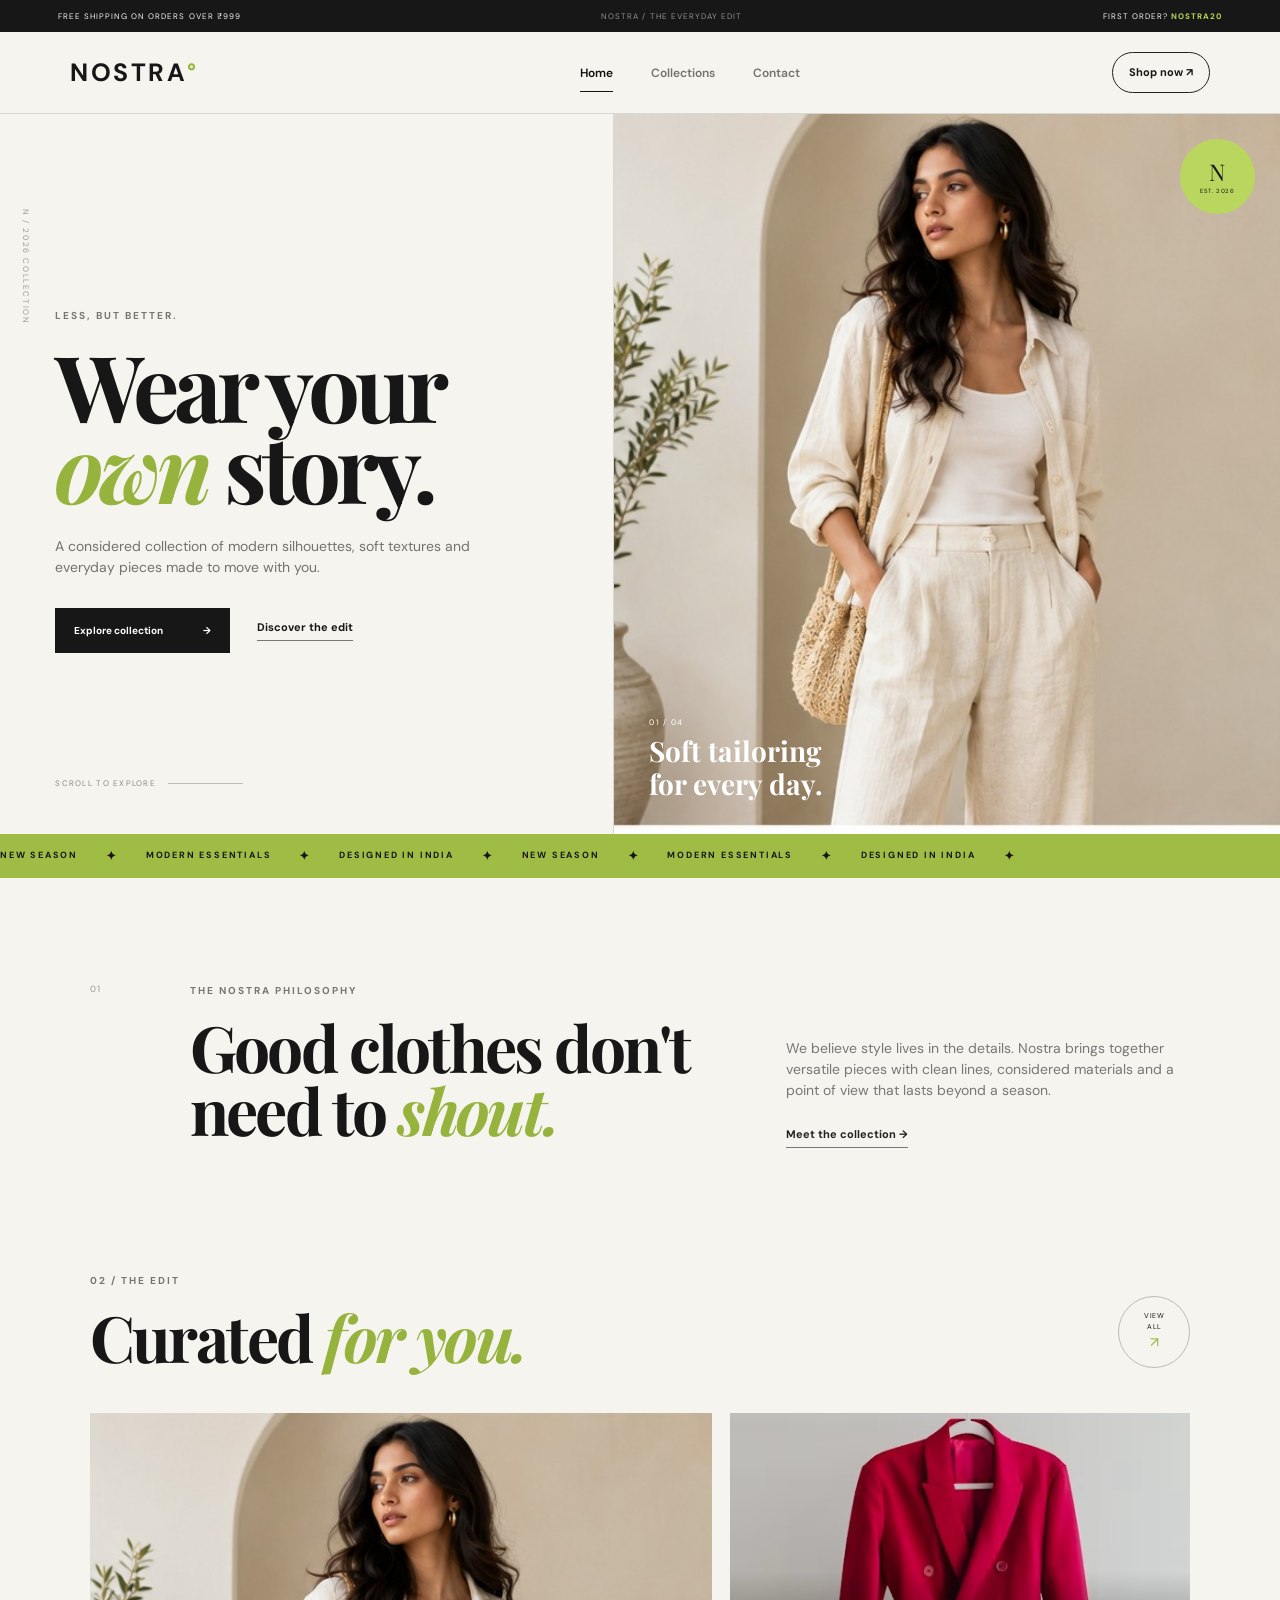
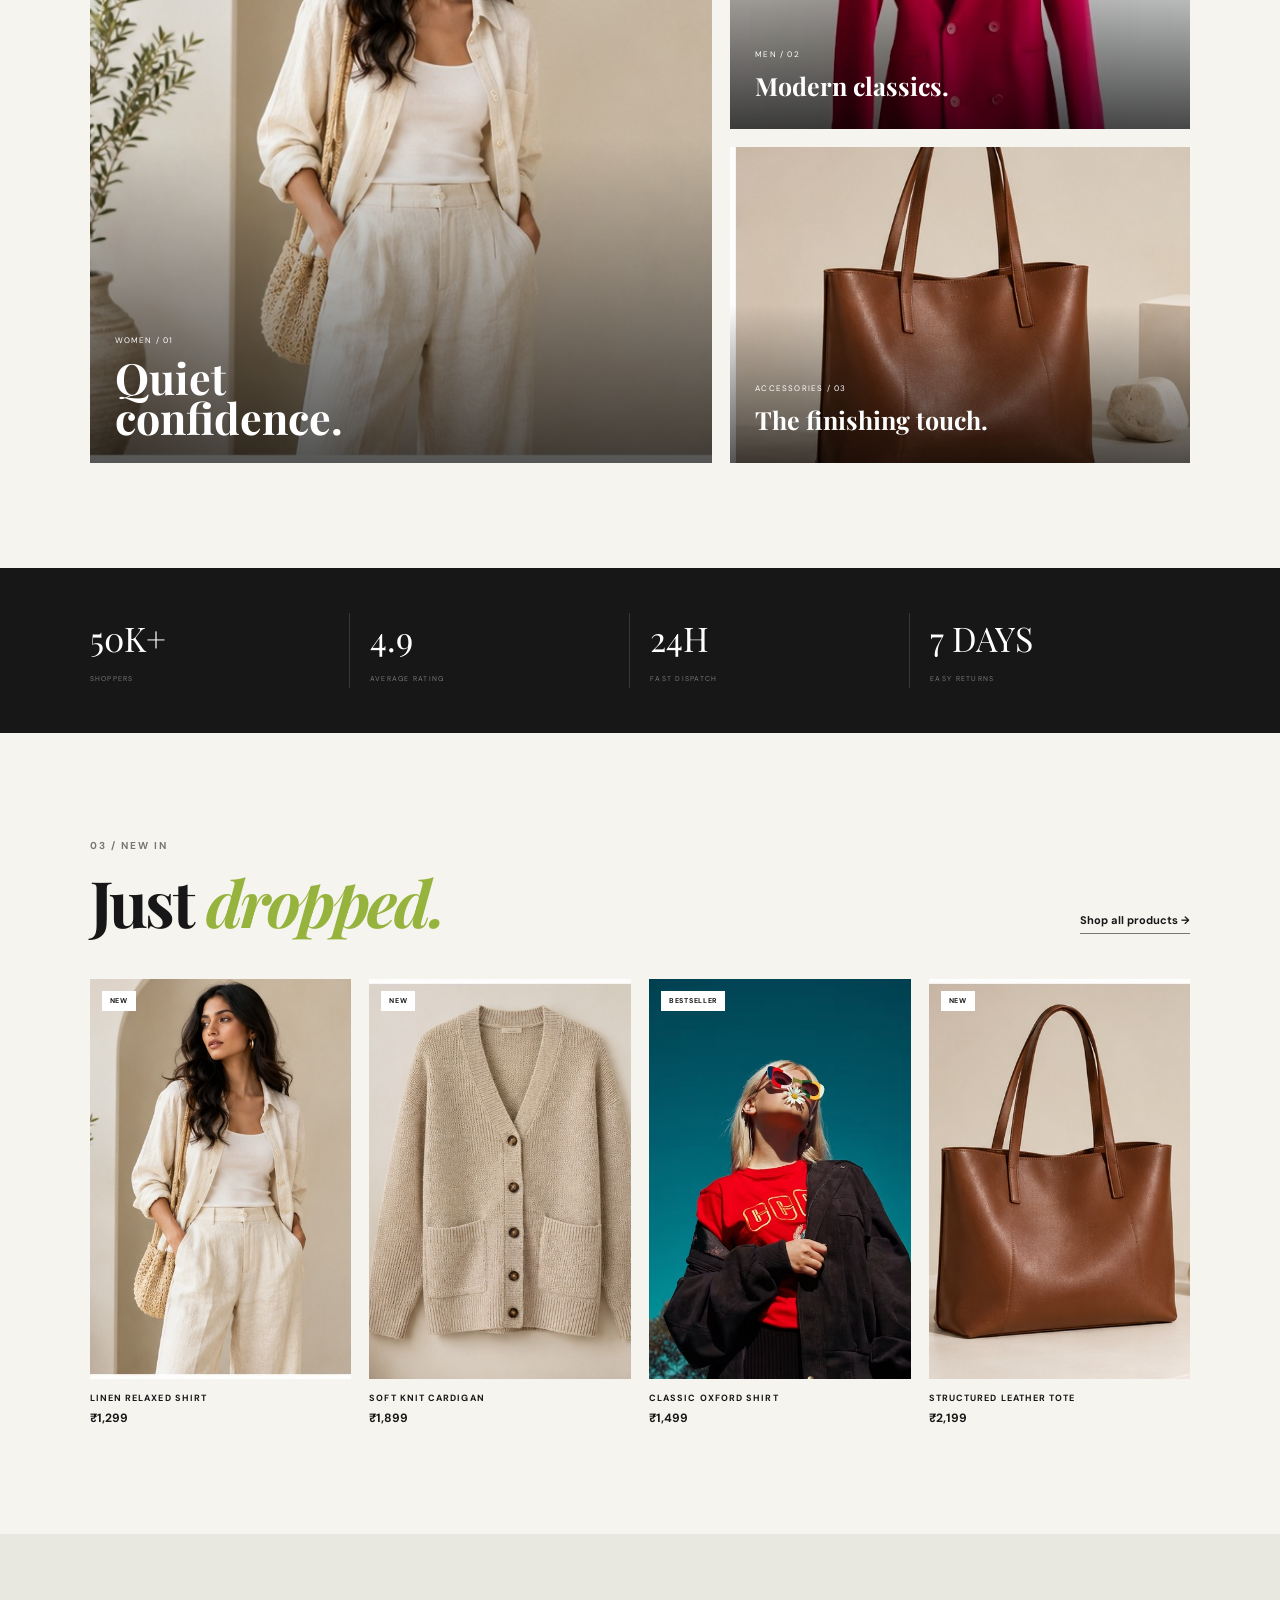
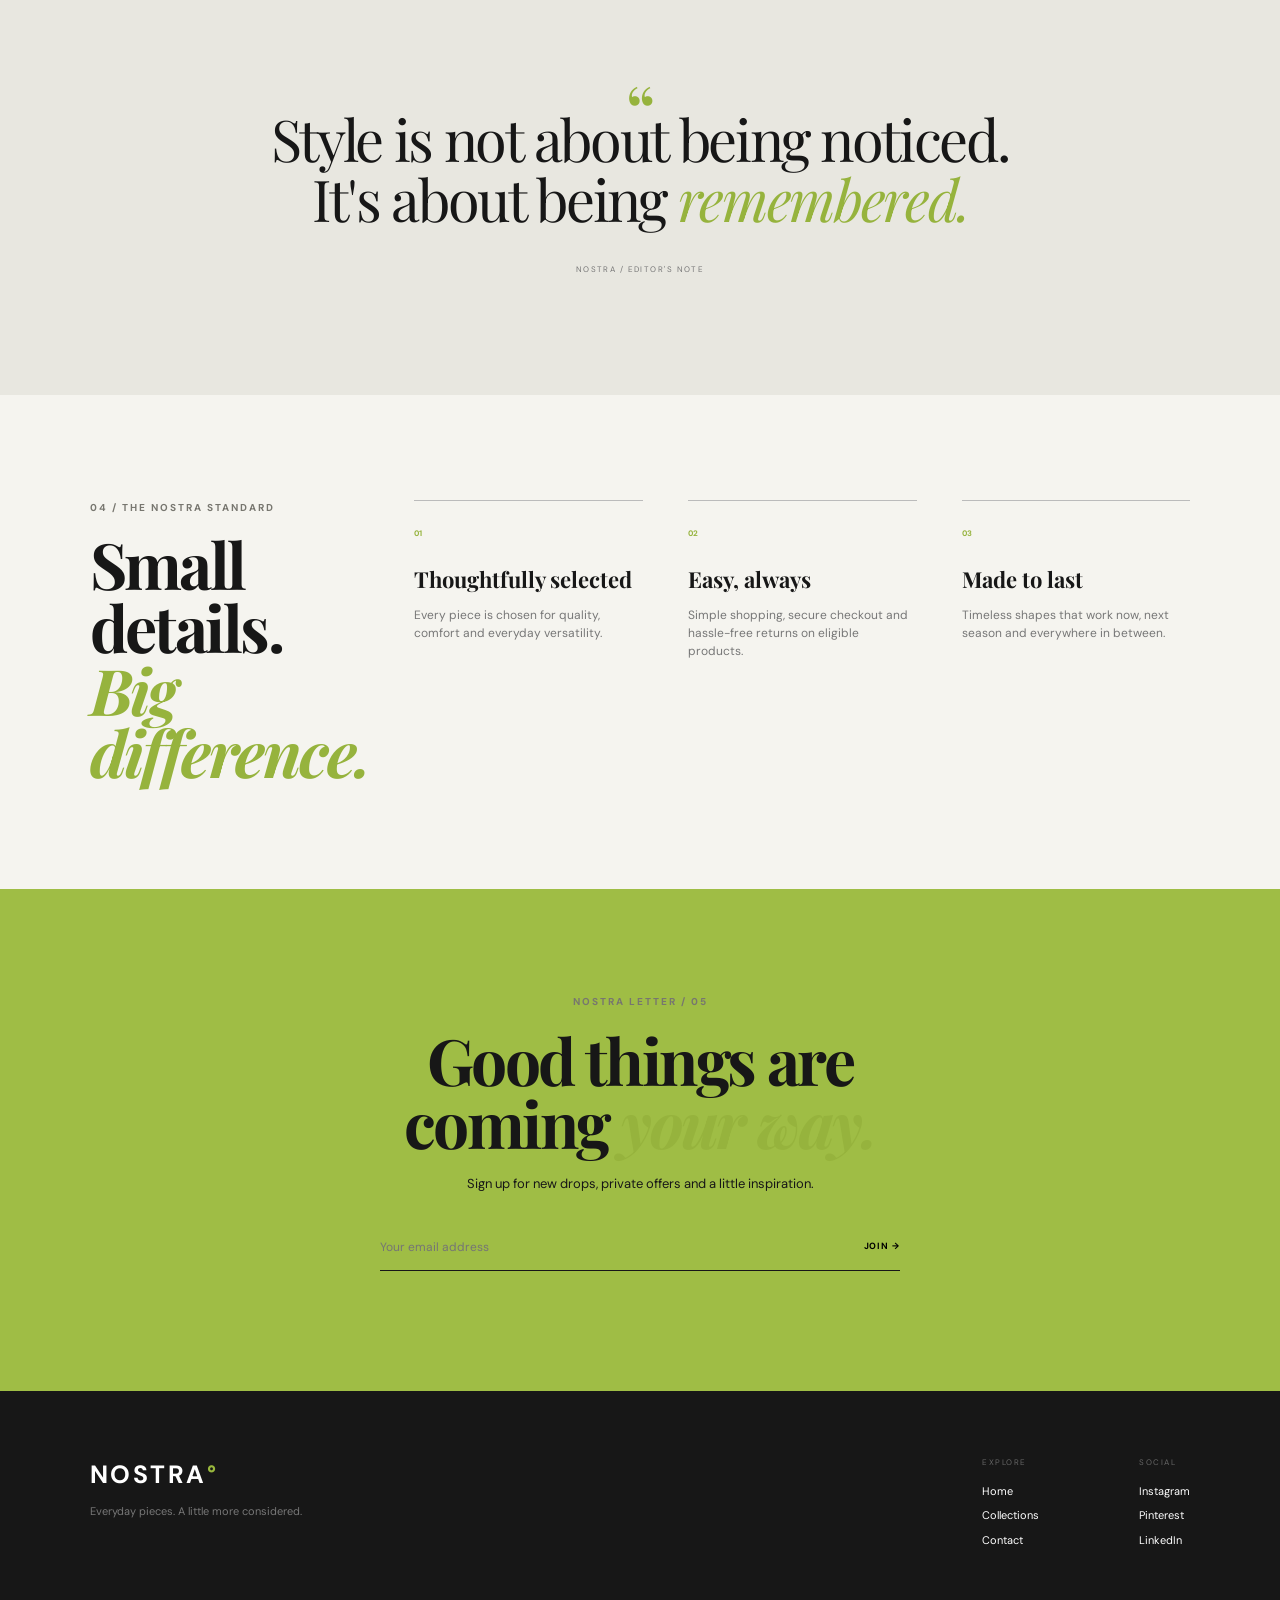
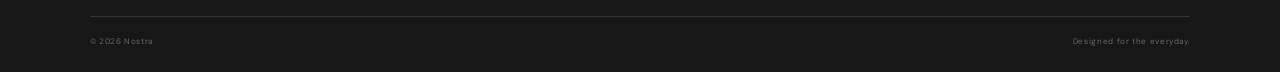
<file: index.html>
<!DOCTYPE html>
<html lang="en">
<head>
  <meta charset="UTF-8">
  <meta name="viewport" content="width=device-width, initial-scale=1.0">
  <meta name="description" content="Nostra — contemporary fashion and everyday essentials.">
  <title>Nostra | Contemporary Essentials</title>
  <link rel="preconnect" href="https://fonts.googleapis.com">
  <link rel="preconnect" href="https://fonts.googleapis.com">
  <link rel="preconnect" href="https://fonts.googleapis.com">
  <link href="https://fonts.googleapis.com/css2?family=DM+Sans:wght@400;500;600;700&family=Playfair+Display:ital,wght@0,600;0,700;1,600;1,700&display=swap" rel="stylesheet">
  <link rel="stylesheet" href="style.css">
</head>
<body>
  <div class="announcement">
    <div>FREE SHIPPING ON ORDERS OVER ₹999</div>
    <div class="announcement-center">NOSTRA / THE EVERYDAY EDIT</div>
    <div>FIRST ORDER? <strong>NOSTRA20</strong></div>
  </div>

  <header class="site-header">
    <a href="index.html" class="logo">NOSTRA<span>°</span></a>
    <nav class="desktop-nav" aria-label="Main navigation">
      <a href="index.html" class="active">Home</a>
      <a href="collections.html">Collections</a>
      <a href="contact.html">Contact</a>
    </nav>
    <div class="header-actions">
      <a href="collections.html" class="shop-link">Shop now <span>↗</span></a>
      <button class="menu-toggle" aria-label="Toggle navigation">☰</button>
    </div>
  </header>

  <main>
    <section class="hero-v2">
      <div class="hero-v2-left">
        <div class="vertical-note">N / 2026 COLLECTION</div>
        <div class="hero-v2-content">
          <p class="eyebrow">LESS, BUT BETTER.</p>
          <h1>Wear your<br><i>own</i> story.</h1>
          <p class="hero-description">A considered collection of modern silhouettes, soft textures and everyday pieces made to move with you.</p>
          <div class="hero-buttons">
            <a href="collections.html" class="button dark">Explore collection <span>→</span></a>
            <a href="#featured" class="under-link">Discover the edit</a>
          </div>
        </div>
        <div class="hero-v2-bottom">
          <span>SCROLL TO EXPLORE</span>
          <span class="scroll-line"></span>
        </div>
      </div>
      <div class="hero-v2-right">
        <img src="images/hero-women.jpg" alt="Contemporary fashion collection">
        <div class="hero-sticker">N<br><small>EST. 2026</small></div>
        <div class="hero-caption">
          <span>01 / 04</span>
          <strong>Soft tailoring<br>for every day.</strong>
        </div>
      </div>
    </section>

    <section class="ticker">
      <div class="ticker-track">
        <span>NEW SEASON</span><b>✦</b><span>MODERN ESSENTIALS</span><b>✦</b><span>DESIGNED IN INDIA</span><b>✦</b>
        <span>NEW SEASON</span><b>✦</b><span>MODERN ESSENTIALS</span><b>✦</b><span>DESIGNED IN INDIA</span><b>✦</b>
      </div>
    </section>

    <section class="intro section-pad">
      <div class="intro-number">01</div>
      <div>
        <p class="eyebrow">THE NOSTRA PHILOSOPHY</p>
        <h2>Good clothes don't<br>need to <i>shout.</i></h2>
      </div>
      <div class="intro-copy">
        <p>We believe style lives in the details. Nostra brings together versatile pieces with clean lines, considered materials and a point of view that lasts beyond a season.</p>
        <a href="collections.html" class="under-link">Meet the collection →</a>
      </div>
    </section>

    <section class="featured section-pad" id="featured">
      <div class="section-top">
        <div><p class="eyebrow">02 / THE EDIT</p><h2>Curated <i>for you.</i></h2></div>
        <a href="collections.html" class="circle-link">VIEW<br>ALL <span>↗</span></a>
      </div>
      <div class="feature-layout">
        <a class="feature-main" href="collections.html">
          <img src="images/hero-women.jpg" alt="Women's fashion edit">
          <div class="feature-label"><span>WOMEN / 01</span><strong>Quiet<br>confidence.</strong></div>
        </a>
        <div class="feature-side">
          <a href="collections.html" class="feature-small">
            <img src="images/product-1.jpg" alt="Men's fashion edit">
            <div><span>MEN / 02</span><strong>Modern classics.</strong></div>
          </a>
          <a href="collections.html" class="feature-small">
            <img src="images/leather-bag.jpg" alt="Accessories edit">
            <div><span>ACCESSORIES / 03</span><strong>The finishing touch.</strong></div>
          </a>
        </div>
      </div>
    </section>

    <section class="numbers-band">
      <div><span>50K+</span><small>SHOPPERS</small></div>
      <div><span>4.9</span><small>AVERAGE RATING</small></div>
      <div><span>24H</span><small>FAST DISPATCH</small></div>
      <div><span>7 DAYS</span><small>EASY RETURNS</small></div>
    </section>

    <section class="new-season section-pad">
      <div class="section-top">
        <div><p class="eyebrow">03 / NEW IN</p><h2>Just <i>dropped.</i></h2></div>
        <a href="collections.html" class="under-link">Shop all products →</a>
      </div>
      <div class="mini-products">
        <a href="collections.html"><div class="mini-image"><span>NEW</span><img src="images/hero-women.jpg" alt="Linen relaxed shirt"></div><p>LINEN RELAXED SHIRT</p><strong>₹1,299</strong></a>
        <a href="collections.html"><div class="mini-image"><span>NEW</span><img src="images/cardigan.jpg" alt="Soft knit cardigan"></div><p>SOFT KNIT CARDIGAN</p><strong>₹1,899</strong></a>
        <a href="collections.html"><div class="mini-image"><span>BESTSELLER</span><img src="images/product-3.jpg" alt="Classic Oxford shirt"></div><p>CLASSIC OXFORD SHIRT</p><strong>₹1,499</strong></a>
        <a href="collections.html"><div class="mini-image"><span>NEW</span><img src="images/leather-bag.jpg" alt="Structured leather tote"></div><p>STRUCTURED LEATHER TOTE</p><strong>₹2,199</strong></a>
      </div>
    </section>

    <section class="quote-block">
      <div class="quote-mark">“</div>
      <blockquote>Style is not about being noticed.<br>It's about being <i>remembered.</i></blockquote>
      <span>NOSTRA / EDITOR'S NOTE</span>
    </section>

    <section class="service-grid section-pad">
      <div><p class="eyebrow">04 / THE NOSTRA STANDARD</p><h2>Small details.<br><i>Big difference.</i></h2></div>
      <div class="service"><span>01</span><h3>Thoughtfully selected</h3><p>Every piece is chosen for quality, comfort and everyday versatility.</p></div>
      <div class="service"><span>02</span><h3>Easy, always</h3><p>Simple shopping, secure checkout and hassle-free returns on eligible products.</p></div>
      <div class="service"><span>03</span><h3>Made to last</h3><p>Timeless shapes that work now, next season and everywhere in between.</p></div>
    </section>

    <section class="newsletter-v2">
      <p class="eyebrow">NOSTRA LETTER / 05</p>
      <h2>Good things are<br>coming <i>your way.</i></h2>
      <p>Sign up for new drops, private offers and a little inspiration.</p>
      <form id="newsletterForm">
        <input type="email" id="newsletterEmail" placeholder="Your email address" required>
        <button type="submit">JOIN <span>→</span></button>
      </form>
      <small id="newsletterMessage"></small>
    </section>
  </main>

  <footer class="footer-v2">
    <div class="footer-brand"><a href="index.html" class="logo">NOSTRA<span>°</span></a><p>Everyday pieces. A little more considered.</p></div>
    <div class="footer-nav"><div><small>EXPLORE</small><a href="index.html">Home</a><a href="collections.html">Collections</a><a href="contact.html">Contact</a></div><div><small>SOCIAL</small><a href="#">Instagram</a><a href="#">Pinterest</a><a href="#">LinkedIn</a></div></div>
    <div class="footer-last"><span>© 2026 Nostra</span><span>Designed for the everyday.</span></div>
  </footer>
  <script src="script.js"></script>
</body>
</html>
</file>
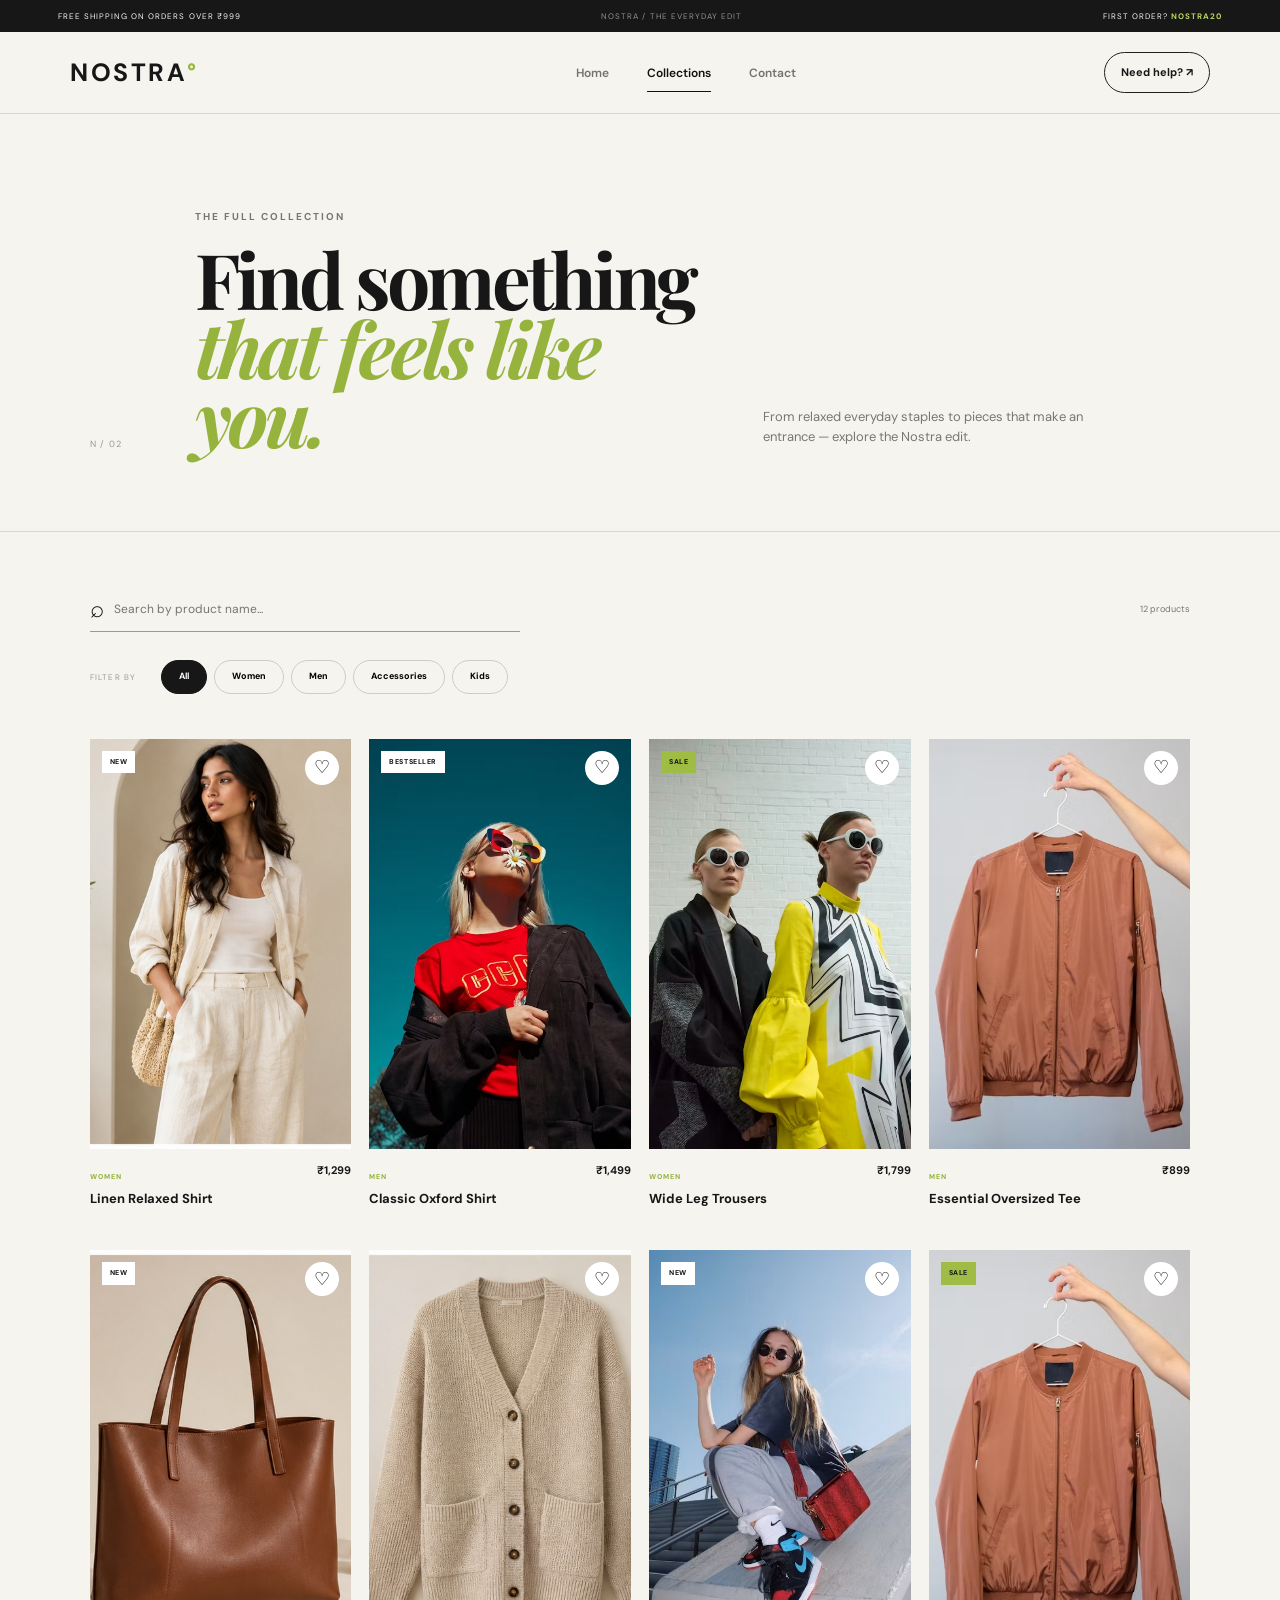
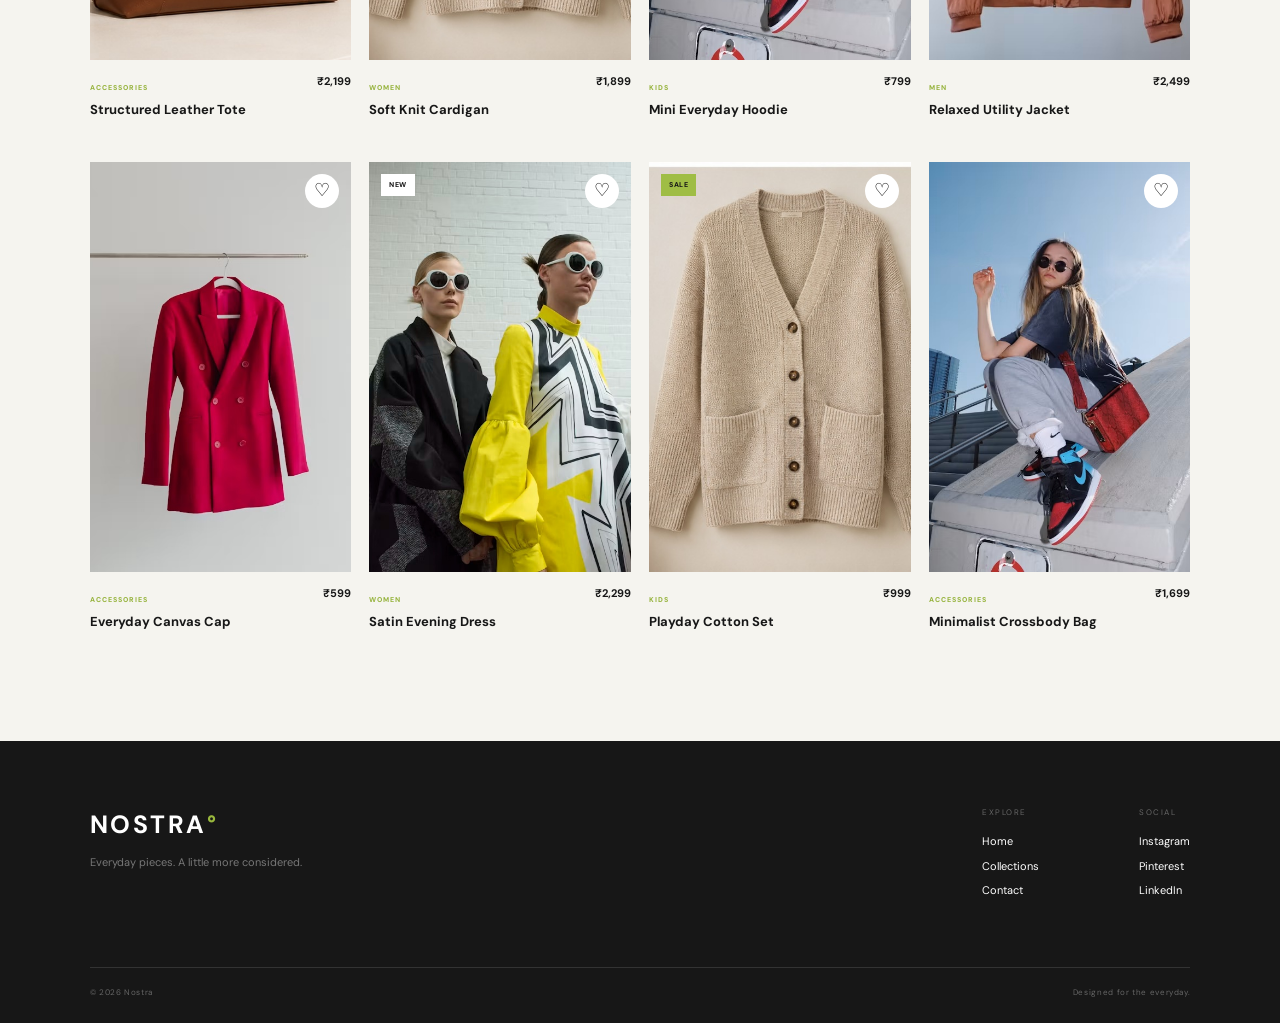
<file: collections.html>
<!DOCTYPE html>
<html lang="en">
<head>
  <meta charset="UTF-8">
  <meta name="viewport" content="width=device-width, initial-scale=1.0">
  <meta name="description" content="Shop the Nostra collection.">
  <title>Collections | Nostra</title>
  <link href="https://fonts.googleapis.com/css2?family=DM+Sans:wght@400;500;600;700&family=Playfair+Display:ital,wght@0,600;0,700;1,600;1,700&display=swap" rel="stylesheet">
  <link rel="stylesheet" href="style.css">
</head>
<body>
  <div class="announcement"><div>FREE SHIPPING ON ORDERS OVER ₹999</div><div class="announcement-center">NOSTRA / THE EVERYDAY EDIT</div><div>FIRST ORDER? <strong>NOSTRA20</strong></div></div>
  <header class="site-header">
    <a href="index.html" class="logo">NOSTRA<span>°</span></a>
    <nav class="desktop-nav"><a href="index.html">Home</a><a href="collections.html" class="active">Collections</a><a href="contact.html">Contact</a></nav>
    <div class="header-actions"><a href="contact.html" class="shop-link">Need help? <span>↗</span></a><button class="menu-toggle" aria-label="Toggle navigation">☰</button></div>
  </header>

  <main>
    <section class="collection-intro">
      <div class="collection-intro-number">N / 02</div>
      <div><p class="eyebrow">THE FULL COLLECTION</p><h1>Find something<br><i>that feels like you.</i></h1></div>
      <p>From relaxed everyday staples to pieces that make an entrance — explore the Nostra edit.</p>
    </section>

    <section class="shop-area">
      <div class="shop-controls">
        <div class="search-box"><span>⌕</span><input type="search" id="searchInput" placeholder="Search by product name..." aria-label="Search products"></div>
        <div class="product-total" id="resultCount">12 products</div>
      </div>
      <div class="filter-area">
        <div class="filter-title">FILTER BY</div>
        <div class="filter-buttons" id="filterButtons">
          <button class="filter-button active" data-filter="all">All</button>
          <button class="filter-button" data-filter="women">Women</button>
          <button class="filter-button" data-filter="men">Men</button>
          <button class="filter-button" data-filter="accessories">Accessories</button>
          <button class="filter-button" data-filter="kids">Kids</button>
        </div>
      </div>

      <div class="products" id="productGrid">
        <article class="product" data-category="women" data-name="Linen Relaxed Shirt"><div class="product-photo"><span class="product-tag">NEW</span><img src="images/hero-women.jpg" alt="Linen Relaxed Shirt"><button class="wish" aria-label="Wishlist">♡</button></div><div class="product-details"><div><small>WOMEN</small><h3>Linen Relaxed Shirt</h3></div><strong>₹1,299</strong></div></article>
        <article class="product" data-category="men" data-name="Classic Oxford Shirt"><div class="product-photo"><span class="product-tag">BESTSELLER</span><img src="images/product-3.jpg" alt="Classic Oxford Shirt"><button class="wish" aria-label="Wishlist">♡</button></div><div class="product-details"><div><small>MEN</small><h3>Classic Oxford Shirt</h3></div><strong>₹1,499</strong></div></article>
        <article class="product" data-category="women" data-name="Wide Leg Trousers"><div class="product-photo"><span class="product-tag sale-tag">SALE</span><img src="images/product-4.jpg" alt="Wide Leg Trousers"><button class="wish" aria-label="Wishlist">♡</button></div><div class="product-details"><div><small>WOMEN</small><h3>Wide Leg Trousers</h3></div><strong>₹1,799</strong></div></article>
        <article class="product" data-category="men" data-name="Essential Oversized Tee"><div class="product-photo"><img src="images/product-2.jpg" alt="Essential Oversized Tee"><button class="wish" aria-label="Wishlist">♡</button></div><div class="product-details"><div><small>MEN</small><h3>Essential Oversized Tee</h3></div><strong>₹899</strong></div></article>
        <article class="product" data-category="accessories" data-name="Structured Leather Tote"><div class="product-photo"><span class="product-tag">NEW</span><img src="images/leather-bag.jpg" alt="Structured Leather Tote"><button class="wish" aria-label="Wishlist">♡</button></div><div class="product-details"><div><small>ACCESSORIES</small><h3>Structured Leather Tote</h3></div><strong>₹2,199</strong></div></article>
        <article class="product" data-category="women" data-name="Soft Knit Cardigan"><div class="product-photo"><img src="images/cardigan.jpg" alt="Soft Knit Cardigan"><button class="wish" aria-label="Wishlist">♡</button></div><div class="product-details"><div><small>WOMEN</small><h3>Soft Knit Cardigan</h3></div><strong>₹1,899</strong></div></article>
        <article class="product" data-category="kids" data-name="Mini Everyday Hoodie"><div class="product-photo"><span class="product-tag">NEW</span><img src="images/product-6.jpg" alt="Mini Everyday Hoodie"><button class="wish" aria-label="Wishlist">♡</button></div><div class="product-details"><div><small>KIDS</small><h3>Mini Everyday Hoodie</h3></div><strong>₹799</strong></div></article>
        <article class="product" data-category="men" data-name="Relaxed Utility Jacket"><div class="product-photo"><span class="product-tag sale-tag">SALE</span><img src="images/product-2.jpg" alt="Relaxed Utility Jacket"><button class="wish" aria-label="Wishlist">♡</button></div><div class="product-details"><div><small>MEN</small><h3>Relaxed Utility Jacket</h3></div><strong>₹2,499</strong></div></article>
        <article class="product" data-category="accessories" data-name="Everyday Canvas Cap"><div class="product-photo"><img src="images/product-1.jpg" alt="Everyday Canvas Cap"><button class="wish" aria-label="Wishlist">♡</button></div><div class="product-details"><div><small>ACCESSORIES</small><h3>Everyday Canvas Cap</h3></div><strong>₹599</strong></div></article>
        <article class="product" data-category="women" data-name="Satin Evening Dress"><div class="product-photo"><span class="product-tag">NEW</span><img src="images/product-4.jpg" alt="Satin Evening Dress"><button class="wish" aria-label="Wishlist">♡</button></div><div class="product-details"><div><small>WOMEN</small><h3>Satin Evening Dress</h3></div><strong>₹2,299</strong></div></article>
        <article class="product" data-category="kids" data-name="Playday Cotton Set"><div class="product-photo"><span class="product-tag sale-tag">SALE</span><img src="images/cardigan.jpg" alt="Playday Cotton Set"><button class="wish" aria-label="Wishlist">♡</button></div><div class="product-details"><div><small>KIDS</small><h3>Playday Cotton Set</h3></div><strong>₹999</strong></div></article>
        <article class="product" data-category="accessories" data-name="Minimalist Crossbody Bag"><div class="product-photo"><img src="images/product-6.jpg" alt="Minimalist Crossbody Bag"><button class="wish" aria-label="Wishlist">♡</button></div><div class="product-details"><div><small>ACCESSORIES</small><h3>Minimalist Crossbody Bag</h3></div><strong>₹1,699</strong></div></article>
      </div>
      <div class="no-products" id="noResults"><div>⌕</div><h2>Nothing matched.</h2><p>Try another keyword or choose a different category.</p></div>
    </section>
  </main>

  <footer class="footer-v2">
    <div class="footer-brand"><a href="index.html" class="logo">NOSTRA<span>°</span></a><p>Everyday pieces. A little more considered.</p></div>
    <div class="footer-nav"><div><small>EXPLORE</small><a href="index.html">Home</a><a href="collections.html">Collections</a><a href="contact.html">Contact</a></div><div><small>SOCIAL</small><a href="#">Instagram</a><a href="#">Pinterest</a><a href="#">LinkedIn</a></div></div>
    <div class="footer-last"><span>© 2026 Nostra</span><span>Designed for the everyday.</span></div>
  </footer>
  <script src="script.js"></script>
</body>
</html>
</file>
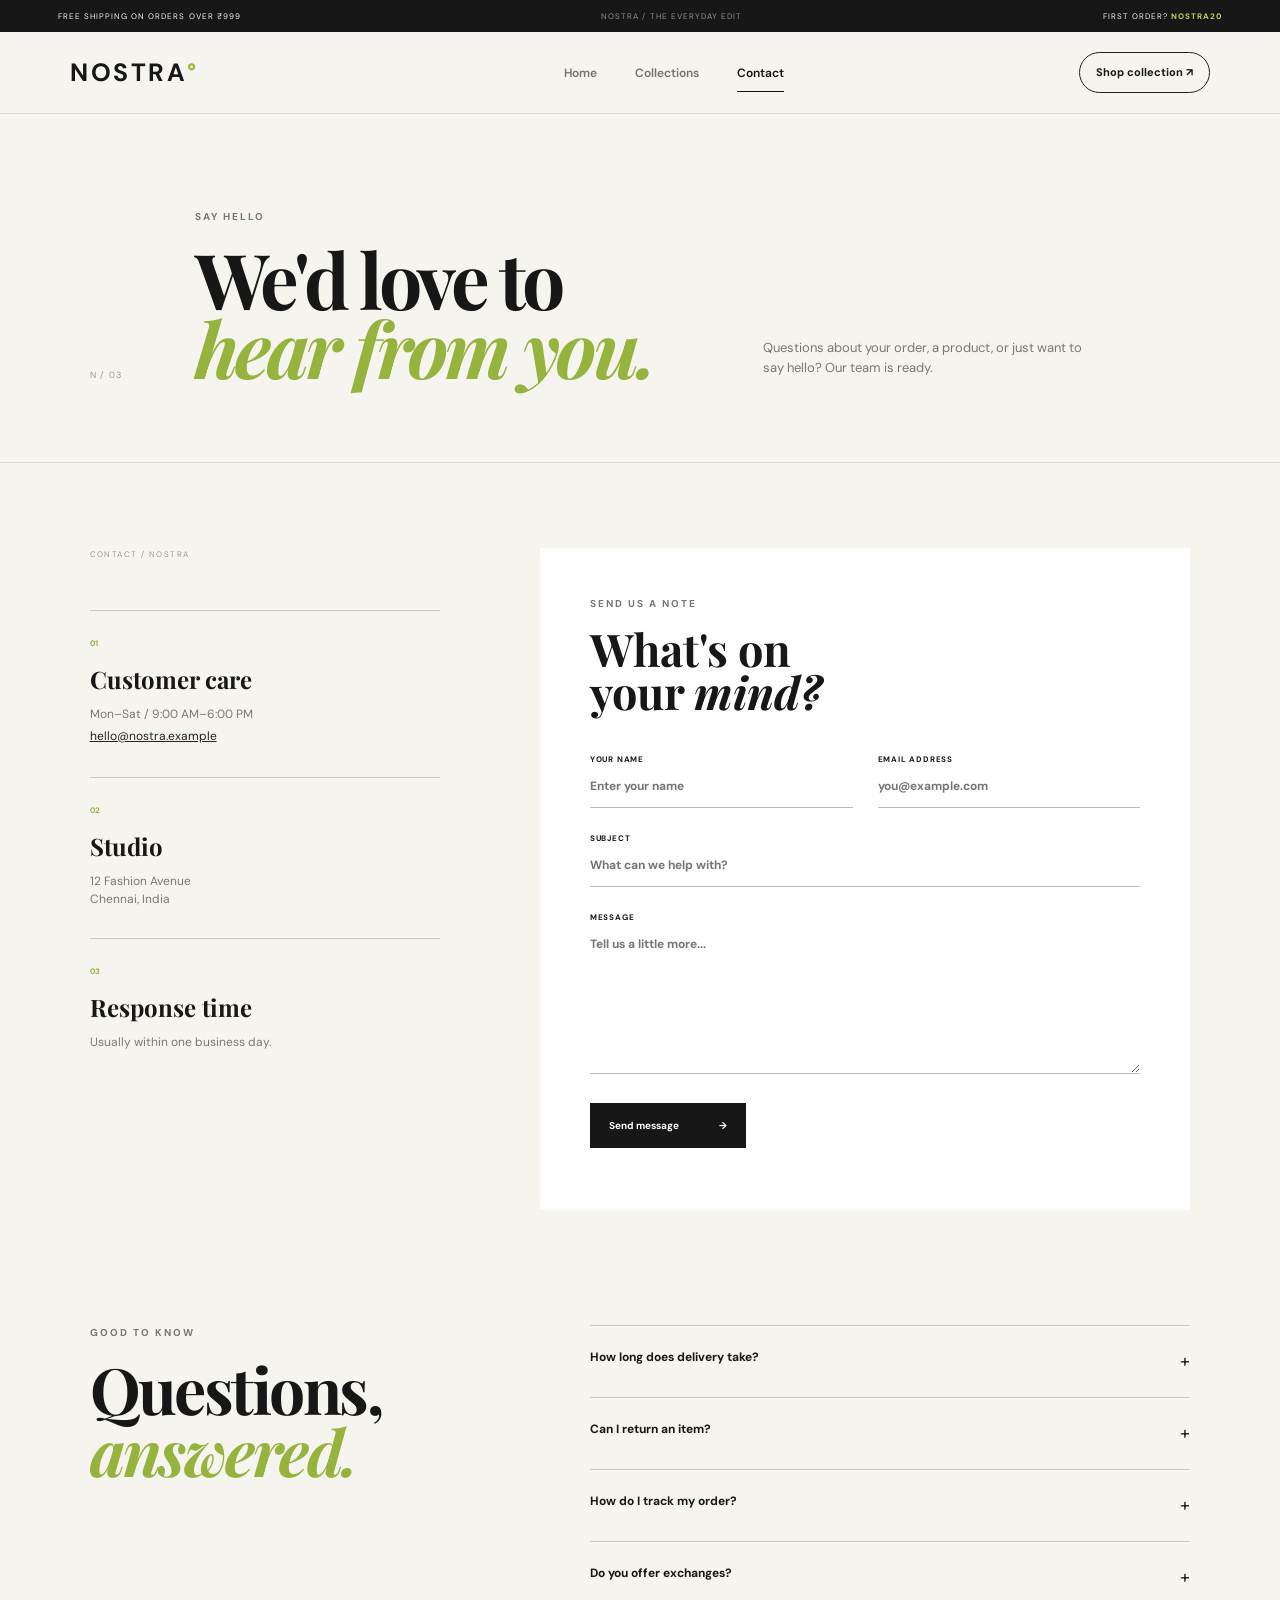
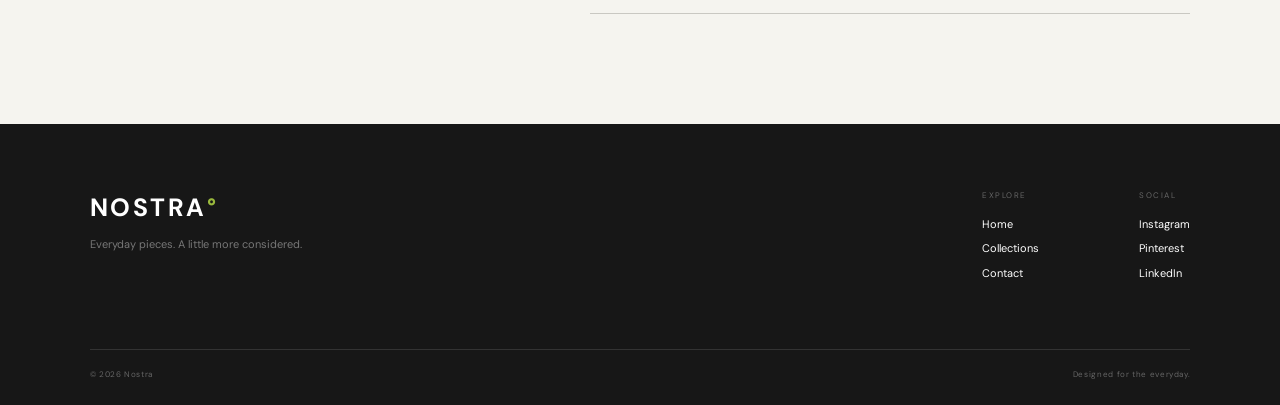
<file: contact.html>
<!DOCTYPE html>
<html lang="en">
<head>
  <meta charset="UTF-8">
  <meta name="viewport" content="width=device-width, initial-scale=1.0">
  <meta name="description" content="Contact Nostra.">
  <title>Contact | Nostra</title>
  <link href="https://fonts.googleapis.com/css2?family=DM+Sans:wght@400;500;600;700&family=Playfair+Display:ital,wght@0,600;0,700;1,600;1,700&display=swap" rel="stylesheet">
  <link rel="stylesheet" href="style.css">
</head>
<body>
  <div class="announcement"><div>FREE SHIPPING ON ORDERS OVER ₹999</div><div class="announcement-center">NOSTRA / THE EVERYDAY EDIT</div><div>FIRST ORDER? <strong>NOSTRA20</strong></div></div>
  <header class="site-header">
    <a href="index.html" class="logo">NOSTRA<span>°</span></a>
    <nav class="desktop-nav"><a href="index.html">Home</a><a href="collections.html">Collections</a><a href="contact.html" class="active">Contact</a></nav>
    <div class="header-actions"><a href="collections.html" class="shop-link">Shop collection <span>↗</span></a><button class="menu-toggle" aria-label="Toggle navigation">☰</button></div>
  </header>

  <main>
    <section class="contact-intro">
      <div class="collection-intro-number">N / 03</div>
      <div><p class="eyebrow">SAY HELLO</p><h1>We'd love to<br><i>hear from you.</i></h1></div>
      <p>Questions about your order, a product, or just want to say hello? Our team is ready.</p>
    </section>

    <section class="contact-layout">
      <aside class="contact-aside">
        <div class="contact-aside-title">CONTACT / NOSTRA</div>
        <div class="contact-detail"><span>01</span><h3>Customer care</h3><p>Mon–Sat / 9:00 AM–6:00 PM</p><a href="mailto:hello@nostra.example">hello@nostra.example</a></div>
        <div class="contact-detail"><span>02</span><h3>Studio</h3><p>12 Fashion Avenue<br>Chennai, India</p></div>
        <div class="contact-detail"><span>03</span><h3>Response time</h3><p>Usually within one business day.</p></div>
      </aside>

      <form class="contact-form-v2" id="contactForm">
        <div class="form-top"><p class="eyebrow">SEND US A NOTE</p><h2>What's on<br>your <i>mind?</i></h2></div>
        <div class="field-row">
          <label>YOUR NAME<input type="text" id="name" placeholder="Enter your name" required></label>
          <label>EMAIL ADDRESS<input type="email" id="email" placeholder="you@example.com" required></label>
        </div>
        <label>SUBJECT<input type="text" id="subject" placeholder="What can we help with?" required></label>
        <label>MESSAGE<textarea id="message" rows="7" placeholder="Tell us a little more..." required></textarea></label>
        <button type="submit" class="button dark submit-button">Send message <span>→</span></button>
        <p class="form-success" id="formMessage"></p>
      </form>
    </section>

    <section class="faq-v2">
      <div><p class="eyebrow">GOOD TO KNOW</p><h2>Questions,<br><i>answered.</i></h2></div>
      <div class="faq-list">
        <details><summary>How long does delivery take?<span>+</span></summary><p>Orders are normally dispatched within 24 hours and delivered in 2–5 business days.</p></details>
        <details><summary>Can I return an item?<span>+</span></summary><p>Eligible items can be returned within 7 days of delivery, provided they are unused and in original condition.</p></details>
        <details><summary>How do I track my order?<span>+</span></summary><p>After dispatch, we'll send your tracking information by email or SMS.</p></details>
        <details><summary>Do you offer exchanges?<span>+</span></summary><p>Yes, exchanges are available for eligible products, subject to size and stock availability.</p></details>
      </div>
    </section>
  </main>

  <footer class="footer-v2">
    <div class="footer-brand"><a href="index.html" class="logo">NOSTRA<span>°</span></a><p>Everyday pieces. A little more considered.</p></div>
    <div class="footer-nav"><div><small>EXPLORE</small><a href="index.html">Home</a><a href="collections.html">Collections</a><a href="contact.html">Contact</a></div><div><small>SOCIAL</small><a href="#">Instagram</a><a href="#">Pinterest</a><a href="#">LinkedIn</a></div></div>
    <div class="footer-last"><span>© 2026 Nostra</span><span>Designed for the everyday.</span></div>
  </footer>
  <script src="script.js"></script>
</body>
</html>
</file>
<file: style.css>
*{box-sizing:border-box;margin:0;padding:0}html{scroll-behavior:smooth}body{background:#f5f4ef;color:#171717;font-family:"DM Sans",Arial,sans-serif;line-height:1.5}a{color:inherit;text-decoration:none}button,input,textarea{font:inherit}.announcement{height:32px;background:#171717;color:#f4f4f0;display:flex;align-items:center;justify-content:space-between;padding:0 4.5%;font-size:8px;letter-spacing:.13em}.announcement strong{color:#b8d75a}.announcement-center{opacity:.55}.site-header{height:82px;border-bottom:1px solid #d8d7d1;display:flex;align-items:center;justify-content:space-between;padding:0 5.5%;position:sticky;top:0;z-index:50;background:#f5f4efee;backdrop-filter:blur(12px)}.logo{font-weight:700;font-size:25px;letter-spacing:.1em}.logo span{color:#99b83d}.desktop-nav{display:flex;gap:38px;margin-left:70px}.desktop-nav a{font-size:12px;font-weight:600;color:#73736e;position:relative}.desktop-nav a.active,.desktop-nav a:hover{color:#111}.desktop-nav a.active:after{content:"";position:absolute;height:1px;background:#111;left:0;right:0;bottom:-10px}.header-actions{display:flex;align-items:center;gap:22px}.shop-link{font-size:11px;font-weight:700;border:1px solid #202020;border-radius:50px;padding:11px 16px}.shop-link:hover{background:#171717;color:#fff}.menu-toggle{display:none;background:none;border:0;font-size:22px}.eyebrow{font-size:10px;letter-spacing:.2em;font-weight:700;color:#77766f}.under-link{font-size:11px;font-weight:700;border-bottom:1px solid #777;padding-bottom:4px}.button{display:inline-flex;align-items:center;justify-content:space-between;gap:40px;padding:15px 19px;font-size:10px;font-weight:700;border:0;cursor:pointer}.button.dark{background:#171717;color:#fff}.button.dark:hover{background:#96b33d;color:#171717}.hero-v2{display:grid;grid-template-columns:48% 52%;min-height:720px}.hero-v2-left{padding:70px 9% 45px;display:flex;flex-direction:column;justify-content:space-between;border-right:1px solid #d8d7d1;position:relative}.vertical-note{position:absolute;left:20px;top:95px;writing-mode:vertical-rl;font-size:8px;letter-spacing:.2em;color:#999}.hero-v2-content{margin:auto 0}.hero-v2 h1{font-family:"Playfair Display",serif;font-size:clamp(65px,7.2vw,108px);line-height:.87;letter-spacing:-.055em;margin:22px 0 30px}.hero-v2 h1 i,.intro h2 i,.section-top h2 i,.service-grid h2 i,.newsletter-v2 h2 i,.collection-intro h1 i,.contact-intro h1 i,.faq-v2 h2 i{color:#96b33d}.hero-description{max-width:450px;color:#73736d;font-size:14px;margin-bottom:30px}.hero-buttons{display:flex;align-items:center;gap:27px}.hero-v2-bottom{display:flex;align-items:center;gap:12px;font-size:8px;letter-spacing:.16em;color:#8b8a84}.scroll-line{height:1px;background:#bbb;width:75px}.hero-v2-right{position:relative;overflow:hidden}.hero-v2-right>img{width:100%;height:100%;object-fit:cover}.hero-sticker{position:absolute;right:25px;top:25px;width:75px;height:75px;border-radius:50%;background:#b9d65e;display:flex;align-items:center;justify-content:center;flex-direction:column;font-family:"Playfair Display",serif;font-size:23px;line-height:1}.hero-sticker small{font-family:"DM Sans",sans-serif;font-size:6px;letter-spacing:.1em;margin-top:5px}.hero-caption{position:absolute;left:35px;bottom:32px;color:#fff}.hero-caption span{font-size:8px;letter-spacing:.16em;display:block;margin-bottom:8px}.hero-caption strong{font-family:"Playfair Display",serif;font-size:28px;line-height:1.05}.ticker{overflow:hidden;background:#9fbd45;padding:13px 0;white-space:nowrap}.ticker-track{display:flex;gap:28px;width:max-content;align-items:center;animation:ticker 28s linear infinite;font-size:9px;letter-spacing:.2em;font-weight:700}.ticker b{font-size:12px}@keyframes ticker{to{transform:translateX(-50%)}}.section-pad{padding:105px 7%}.intro{display:grid;grid-template-columns:70px 1.4fr 1fr;gap:30px;align-items:start}.intro-number,.collection-intro-number{font-size:9px;color:#999;letter-spacing:.15em}.intro h2,.section-top h2,.service-grid h2,.faq-v2 h2{font-family:"Playfair Display",serif;font-size:clamp(45px,5vw,68px);line-height:.98;letter-spacing:-.04em;margin-top:18px}.intro-copy{max-width:390px;margin-top:55px;color:#777;font-size:14px}.intro-copy .under-link{display:inline-block;margin-top:25px;color:#222}.featured{padding-top:20px}.section-top{display:flex;align-items:end;justify-content:space-between;margin-bottom:45px}.circle-link{width:72px;height:72px;border:1px solid #bbb;border-radius:50%;display:flex;align-items:center;justify-content:center;flex-direction:column;text-align:center;font-size:7px;letter-spacing:.08em}.circle-link span{color:#96b33d;font-size:14px}.feature-layout{display:grid;grid-template-columns:1.15fr .85fr;gap:18px}.feature-main,.feature-small{display:block;position:relative;overflow:hidden}.feature-main{height:650px}.feature-small{height:316px;margin-bottom:18px}.feature-small:last-child{margin-bottom:0}.feature-main img,.feature-small img{width:100%;height:100%;object-fit:cover;transition:transform .55s}.feature-main:hover img,.feature-small:hover img{transform:scale(1.04)}.feature-main:after,.feature-small:after{content:"";position:absolute;inset:50% 0 0;background:linear-gradient(transparent,#000a)}.feature-label,.feature-small div{position:absolute;left:25px;bottom:25px;color:#fff;z-index:2}.feature-label span,.feature-small span{font-size:8px;letter-spacing:.15em}.feature-label strong{display:block;font-family:"Playfair Display",serif;font-size:43px;line-height:.95;margin-top:7px}.feature-small strong{display:block;font-family:"Playfair Display",serif;font-size:25px;margin-top:3px}.numbers-band{background:#171717;color:#fff;display:grid;grid-template-columns:repeat(4,1fr);padding:45px 7%;gap:20px}.numbers-band div{border-right:1px solid #383838;padding-right:20px}.numbers-band div:last-child{border-right:0}.numbers-band span{display:block;font-family:"Playfair Display",serif;font-size:34px}.numbers-band small{font-size:7px;letter-spacing:.18em;color:#777}.new-season{padding-top:105px}.mini-products{display:grid;grid-template-columns:repeat(4,1fr);gap:18px}.mini-products>a{display:block}.mini-image{height:400px;background:#e8e6df;position:relative;overflow:hidden}.mini-image span{position:absolute;z-index:2;left:12px;top:12px;background:#fff;padding:5px 8px;font-size:7px;font-weight:700;letter-spacing:.1em}.mini-image img{width:100%;height:100%;object-fit:cover;transition:.4s}.mini-products>a:hover img{transform:scale(1.035)}.mini-products p{font-size:9px;letter-spacing:.12em;font-weight:700;margin-top:13px}.mini-products strong{font-size:12px}.quote-block{text-align:center;background:#e8e7e0;padding:120px 20px}.quote-mark{font-family:"Playfair Display",serif;font-size:75px;height:55px;color:#96b33d}.quote-block blockquote{font-family:"Playfair Display",serif;font-size:clamp(34px,4.5vw,62px);line-height:1.03;letter-spacing:-.04em}.quote-block blockquote i{color:#96b33d}.quote-block>span{font-size:8px;letter-spacing:.18em;color:#777;display:block;margin-top:35px}.service-grid{display:grid;grid-template-columns:1.2fr repeat(3,1fr);gap:45px}.service{border-top:1px solid #bbb;padding-top:18px}.service>span{font-size:8px;color:#96b33d;font-weight:700}.service h3{font-family:"Playfair Display",serif;font-size:22px;margin:20px 0 10px}.service p{font-size:12px;color:#777}.newsletter-v2{text-align:center;background:#9fbd45;padding:105px 20px}.newsletter-v2 h2{font-family:"Playfair Display",serif;font-size:clamp(45px,5vw,68px);line-height:.98;letter-spacing:-.04em;margin:20px 0}.newsletter-v2>p:not(.eyebrow){font-size:13px;margin-bottom:30px}.newsletter-v2 form{max-width:520px;margin:auto;display:flex;border-bottom:1px solid #171717}.newsletter-v2 input{border:0;background:transparent;outline:0;flex:1;padding:14px 0;font-size:12px}.newsletter-v2 button{border:0;background:none;font-size:9px;font-weight:700;letter-spacing:.1em;cursor:pointer}.newsletter-v2 small{display:block;font-size:10px;margin-top:15px}.footer-v2{background:#171717;color:#fff;padding:65px 7% 25px;display:grid;grid-template-columns:1fr 1fr;gap:60px}.footer-brand p{font-size:11px;color:#777;margin-top:10px}.footer-nav{display:flex;justify-content:flex-end;gap:100px}.footer-nav small{display:block;color:#666;font-size:8px;letter-spacing:.18em;margin-bottom:15px}.footer-nav a{display:block;font-size:11px;margin:8px 0}.footer-nav a:hover{color:#b8d75a}.footer-last{grid-column:1/-1;border-top:1px solid #333;padding-top:18px;display:flex;justify-content:space-between;color:#666;font-size:8px;letter-spacing:.08em}.collection-intro,.contact-intro{display:grid;grid-template-columns:70px 1fr .8fr;gap:35px;padding:95px 7% 80px;border-bottom:1px solid #d8d7d1;align-items:end}.collection-intro h1,.contact-intro h1{font-family:"Playfair Display",serif;font-size:clamp(54px,6vw,85px);line-height:.9;letter-spacing:-.05em;margin-top:20px}.collection-intro>p,.contact-intro>p{color:#777;font-size:13px;max-width:330px;margin-bottom:5px}.shop-area{padding:55px 7% 110px}.shop-controls{display:flex;align-items:center;justify-content:space-between}.search-box{display:flex;align-items:center;gap:10px;width:430px;border-bottom:1px solid #999}.search-box span{font-size:24px}.search-box input{border:0;background:transparent;outline:0;padding:13px 0;width:100%;font-size:12px}.product-total{font-size:9px;color:#777}.filter-area{display:flex;align-items:center;gap:25px;margin:28px 0 45px}.filter-title{font-size:8px;color:#999;letter-spacing:.15em}.filter-buttons{display:flex;gap:7px;flex-wrap:wrap}.filter-button{border:1px solid #ccc;background:transparent;padding:9px 17px;border-radius:30px;font-size:9px;font-weight:700;cursor:pointer}.filter-button:hover,.filter-button.active{background:#171717;color:#fff;border-color:#171717}.products{display:grid;grid-template-columns:repeat(4,1fr);gap:42px 18px}.product-photo{height:410px;position:relative;overflow:hidden;background:#e8e6df}.product-photo img{width:100%;height:100%;object-fit:cover;transition:.5s}.product:hover .product-photo img{transform:scale(1.035)}.product-tag{position:absolute;z-index:2;left:12px;top:12px;background:#fff;padding:6px 8px;font-size:7px;font-weight:800;letter-spacing:.08em}.sale-tag{background:#9fbd45}.wish{position:absolute;z-index:2;right:12px;top:12px;border:0;border-radius:50%;background:#fff;width:34px;height:34px;font-size:18px;cursor:pointer}.wish.liked{background:#171717;color:#fff}.product-details{display:flex;justify-content:space-between;gap:10px;padding-top:13px}.product-details small{font-size:7px;letter-spacing:.15em;color:#96b33d;font-weight:800}.product-details h3{font-size:13px;margin-top:3px}.product-details>strong{font-size:11px;white-space:nowrap}.no-products{text-align:center;display:none;padding:100px 20px}.no-products>div{font-size:34px}.no-products h2{font-family:"Playfair Display",serif;font-size:35px}.no-products p{font-size:12px;color:#777}.contact-layout{padding:85px 7% 115px;display:grid;grid-template-columns:.7fr 1.3fr;gap:100px}.contact-aside-title{font-size:8px;letter-spacing:.18em;color:#999;margin-bottom:50px}.contact-detail{border-top:1px solid #c9c8c2;padding:18px 0 30px}.contact-detail>span{font-size:8px;color:#96b33d;font-weight:700}.contact-detail h3{font-family:"Playfair Display",serif;font-size:24px;margin:8px 0}.contact-detail p,.contact-detail a{font-size:12px;color:#777}.contact-detail a{text-decoration:underline;color:#222}.contact-form-v2{background:#fff;padding:48px 50px}.form-top{margin-bottom:40px}.form-top h2{font-family:"Playfair Display",serif;font-size:45px;line-height:.95;margin-top:16px}.field-row{display:grid;grid-template-columns:1fr 1fr;gap:25px}.contact-form-v2 label{font-size:8px;font-weight:700;letter-spacing:.1em;display:block;margin-bottom:24px}.contact-form-v2 input,.contact-form-v2 textarea{display:block;width:100%;border:0;border-bottom:1px solid #bbb;background:transparent;outline:0;padding:12px 0;font-size:12px;resize:vertical}.submit-button{margin-top:5px}.form-success{font-size:10px;color:#779229;margin-top:14px}.faq-v2{display:grid;grid-template-columns:.8fr 1.2fr;gap:100px;padding:0 7% 110px}.faq-list{border-top:1px solid #c9c8c2}.faq-list details{border-bottom:1px solid #c9c8c2;padding:22px 0}.faq-list summary{list-style:none;display:flex;justify-content:space-between;cursor:pointer;font-size:12px;font-weight:700}.faq-list summary::-webkit-details-marker{display:none}.faq-list summary span{font-size:18px;font-weight:400}.faq-list details[open] summary span{transform:rotate(45deg)}.faq-list p{font-size:11px;color:#777;max-width:600px;padding-top:13px}

@media(max-width:950px){.desktop-nav{gap:22px;margin-left:0}.hero-v2{grid-template-columns:1fr}.hero-v2-left{min-height:570px;border-right:0}.hero-v2-right{height:570px}.intro{grid-template-columns:50px 1fr}.intro-copy{grid-column:2;margin-top:0}.feature-layout{grid-template-columns:1fr}.feature-main{height:570px}.mini-products{grid-template-columns:repeat(2,1fr)}.mini-image{height:430px}.service-grid{grid-template-columns:1fr 1fr}.service-grid>div:first-child{grid-column:1/-1}.products{grid-template-columns:repeat(3,1fr)}.product-photo{height:360px}.collection-intro,.contact-intro{grid-template-columns:50px 1fr}.collection-intro>p,.contact-intro>p{grid-column:2}.contact-layout{grid-template-columns:1fr;gap:50px}.faq-v2{grid-template-columns:1fr;gap:45px}}

@media(max-width:650px){.announcement{font-size:7px;height:30px}.announcement-center{display:none}.site-header{height:68px;padding:0 5%}.desktop-nav{display:none}.menu-toggle{display:block}.shop-link{display:none}.hero-v2-left{padding:55px 9%;min-height:510px}.hero-v2 h1{font-size:57px}.hero-v2-right{height:470px}.hero-sticker{width:62px;height:62px;font-size:19px}.hero-caption{left:20px;bottom:20px}.hero-caption strong{font-size:23px}.section-pad{padding:75px 7%}.intro{display:block}.intro-number{margin-bottom:35px}.intro-copy{margin-top:25px}.section-top{align-items:start}.section-top h2{font-size:48px}.feature-main{height:470px}.feature-small{height:280px}.feature-label strong{font-size:35px}.numbers-band{grid-template-columns:1fr 1fr;padding:35px 7%;gap:25px}.numbers-band div:nth-child(2){border-right:0}.mini-products{grid-template-columns:1fr 1fr;gap:25px 10px}.mini-image{height:290px}.mini-products p{font-size:8px}.quote-block{padding:80px 20px}.quote-block blockquote{font-size:38px}.service-grid{grid-template-columns:1fr}.service-grid>div:first-child{grid-column:auto}.newsletter-v2{padding:80px 20px}.newsletter-v2 form{display:flex}.footer-v2{grid-template-columns:1fr;padding:50px 7% 22px}.footer-nav{justify-content:flex-start;gap:65px}.footer-last{flex-direction:column;gap:7px}.collection-intro,.contact-intro{display:block;padding:65px 7% 55px}.collection-intro-number{margin-bottom:35px}.collection-intro h1,.contact-intro h1{font-size:52px}.collection-intro>p,.contact-intro>p{margin-top:25px}.shop-area{padding:40px 7% 80px}.shop-controls{display:block}.search-box{width:100%}.product-total{margin-top:12px}.filter-area{display:block;margin:25px 0 35px}.filter-title{margin-bottom:12px}.products{grid-template-columns:1fr 1fr;gap:30px 10px}.product-photo{height:285px}.product-details{display:block}.product-details>strong{display:block;margin-top:4px}.contact-layout{padding:55px 7% 80px}.contact-form-v2{padding:32px 22px}.field-row{grid-template-columns:1fr;gap:0}.faq-v2{padding:0 7% 80px}.form-top h2{font-size:39px}}
@media(max-width:390px){.products{grid-template-columns:1fr}.product-photo{height:390px}.mini-products{grid-template-columns:1fr}.mini-image{height:400px}.hero-v2 h1{font-size:50px}}
</file>
